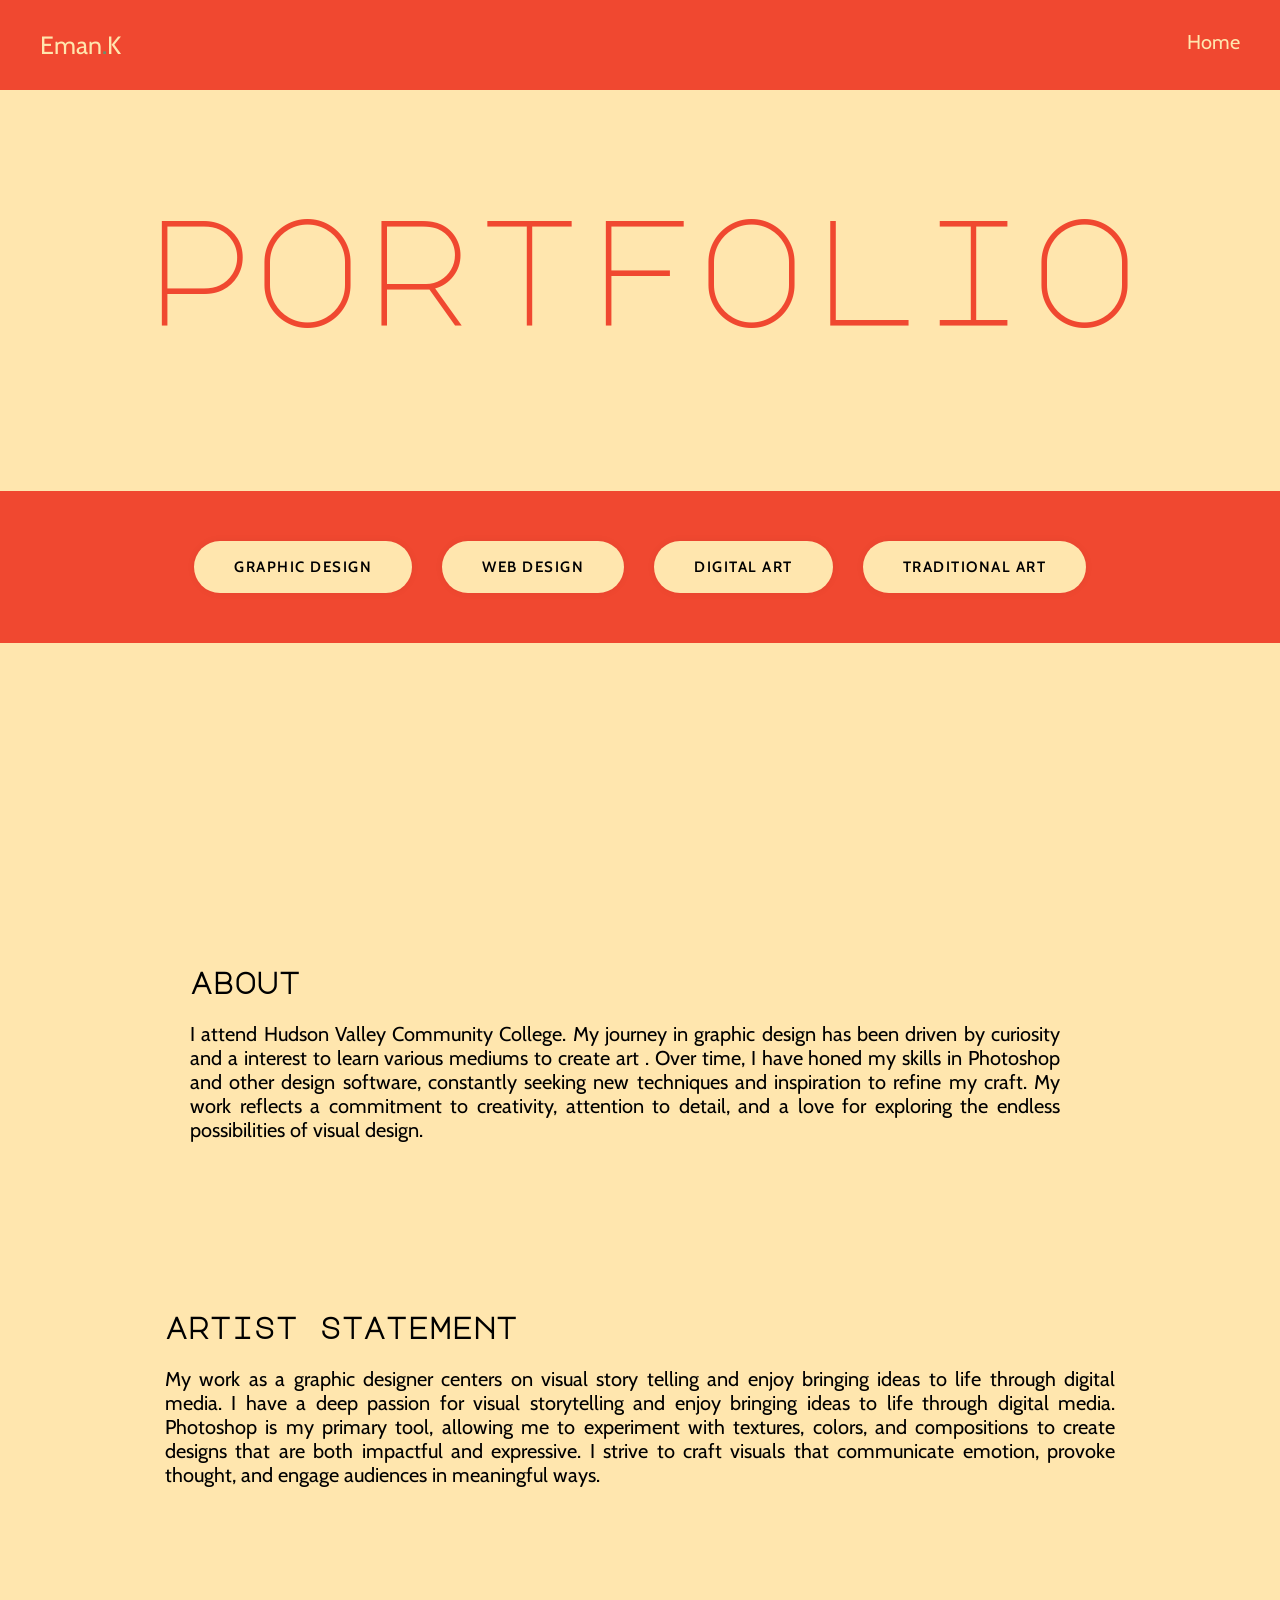
<file: index.html>
<!doctype html>
<html>
<head>
<meta charset="UTF-8">
<title>Home</title>
	
	
	<style>
	
		
body {
   background-color:#FFE6AE;
    height: 1800px;   
	margin: 0px;
	
}		
		
	

nav{
	display:flex;
	justify-content:space-between;
	font-size: 20px;
	gap:10px;
			
		
		}
		
		nav a{
			padding: 10px;
					  font-family: "Cabin", sans-serif;
  font-optical-sizing: auto;
  font-weight: 400;
  font-style: normal;
  font-variation-settings:
    "wdth" 100;
		}
		
				header {
  position: sticky;
  top: 0;
 
  background: #f04830;
		
			overflow: auto;
			padding: 30px;
					
					
}
main{
	display:flex;
	justify-content:center;
	gap:30px;
	margin-top:500px;
}

button {
  padding: 17px 40px;
  border-radius: 50px;
  cursor: pointer;
  border: 0;
  background-color:#FFE6AE;
  box-shadow: rgb(0 0 0 / 5%) 0 0 8px;
  letter-spacing: 1.5px;
  text-transform: uppercase;
  font-size: 15px;
  transition: all 0.5s ease;
	  font-family: "Cabin", sans-serif;
  font-optical-sizing: auto;
  font-weight: 600;
  font-style: normal;
  font-variation-settings:
    "wdth" 100;
}
button:hover {
  letter-spacing: 3px;
  background-color: #67926E;
  color: hsl(0, 0%, 100%);
  
}

button:active {
  letter-spacing: 3px;
  background-color:#67926E;
  color: hsl(0, 0%, 100%);
 
  transform: translateY(10px);
  transition: 100ms;
}

	#title{ margin-top: 50px;
			margin-left: auto;
			margin-right: auto;
			
			
		
		}
		
		h1{
			font-size: 150px;
			color: #f04830;
			margin-left: auto;
			margin-right: auto;
			text-align: center;
				 font-family: "Major Mono Display", monospace;
  font-weight: 400;
  font-style: normal;
		}
		
		h2{
			font-size: 30px; 
				 font-family: "Major Mono Display", monospace;
  font-weight: 800;
  font-style: normal;
			
			
		}	
main{
	display:flex;
	justify-content:center;
	gap:30px;
	margin-top:150px;
	background-color: #f04830;
	padding: 50px;
}

.about{
    margin-top: 300px;  
    width: 900px;
    margin-left: auto;
    margin-right: auto;
    font-size: 20px;

    display: flex;
    align-items: flex-start;
    gap: 30px;
	
}

.about-img{
  
    width: 300px;
    height: auto;
    margin-top: 50px;
}


.state{
    margin-top: 150px;
    width: 950px;
    margin-left: auto;
    margin-right: auto;
    font-size: 20px;
	text-align: justify;
	
    clear: both;
	
}
		.about-text{
			
			justify-content: center;
			text-align: justify;
		}
		
		
			
			
			
			

	a:link {
	color: #FFE6AE;
	text-decoration: none;
}
a:visited {
	text-decoration: none;
	color: #FFE6AE;
}
a:hover {
	text-decoration: none;
	color: #67926E;
}
a:active {
	text-decoration: none;
	color: #FFE6AE;
}
		.logo{font-family:'Playfair Display',serif;
			font-size: 25px;
			color: #FFE6AE;
		}
.logo span{color:#67926E}
		
		p{
			
			  font-family: "Cabin", sans-serif;
  font-optical-sizing: auto;
  font-weight: 400;
  font-style: normal;
  font-variation-settings:
    "wdth" 100;
		}
	

	</style>
		 <link rel="preconnect" href="https://fonts.googleapis.com">
<link rel="preconnect" href="https://fonts.gstatic.com" crossorigin>
<link href="https://fonts.googleapis.com/css2?family=Bitcount+Grid+Double:slnt,CRSV,ELSH@-8,1,49.8&family=Cabin:ital,wght@0,400..700;1,400..700&family=Major+Mono+Display&display=swap" rel="stylesheet">
</head>
	
	
			


<body>
<header>
<nav>
  <div class="logo"><a href="Homepage.html">
	  Eman<span>.</span>K
	  
	  </a></div>
  <div>
	  
    <a href="Homepage.html"> Home</a>

    
  </div>
</nav>
	</header>
	
	
	<div id="title">
	
	<h1> portfolio</h1>
	</div>
	
	<main>

	
		
		
<a href="Graphic Design.html"> 
<button>Graphic Design</button>
		</a>
		<a href="web design.html">
<button> Web Design</button>
	  </a>
		<a href="Digital art.html">
<button> Digital Art</button>
	  </a>
		<a href="Traditional Art.html">
<button> Traditional Art</button>
		</a>
		
		
	
	</main>
	<div class="about">

	
	        
		
					<div class="about-text">
		<h2> about</h2>
				
				<p>
					 I attend Hudson Valley Community College. My journey in graphic design has been driven by curiosity and a interest to learn various mediums to create art  . Over time, I have honed my skills in Photoshop and other design software, constantly seeking new techniques and inspiration to refine my craft. My work reflects a commitment to creativity, attention to detail, and a love for exploring the endless possibilities of visual design.

				
				</p>
		</div>
	
		
		
		<br><br>
		
		
	</div>
<div class="state">
	
  <h2> artist statement</h2>
			<p>
			My work as a graphic designer centers on visual story telling and enjoy bringing ideas to life through digital media. I have a deep passion for visual storytelling and enjoy bringing ideas to life through digital media. Photoshop is my primary tool, allowing me to experiment with textures, colors, and compositions to create designs that are both impactful and expressive. I strive to craft visuals that communicate emotion, provoke thought, and engage audiences in meaningful ways.</p>
</div>

	<footer>
	
	
	
	</footer>
		
</body>
</html>
</file>
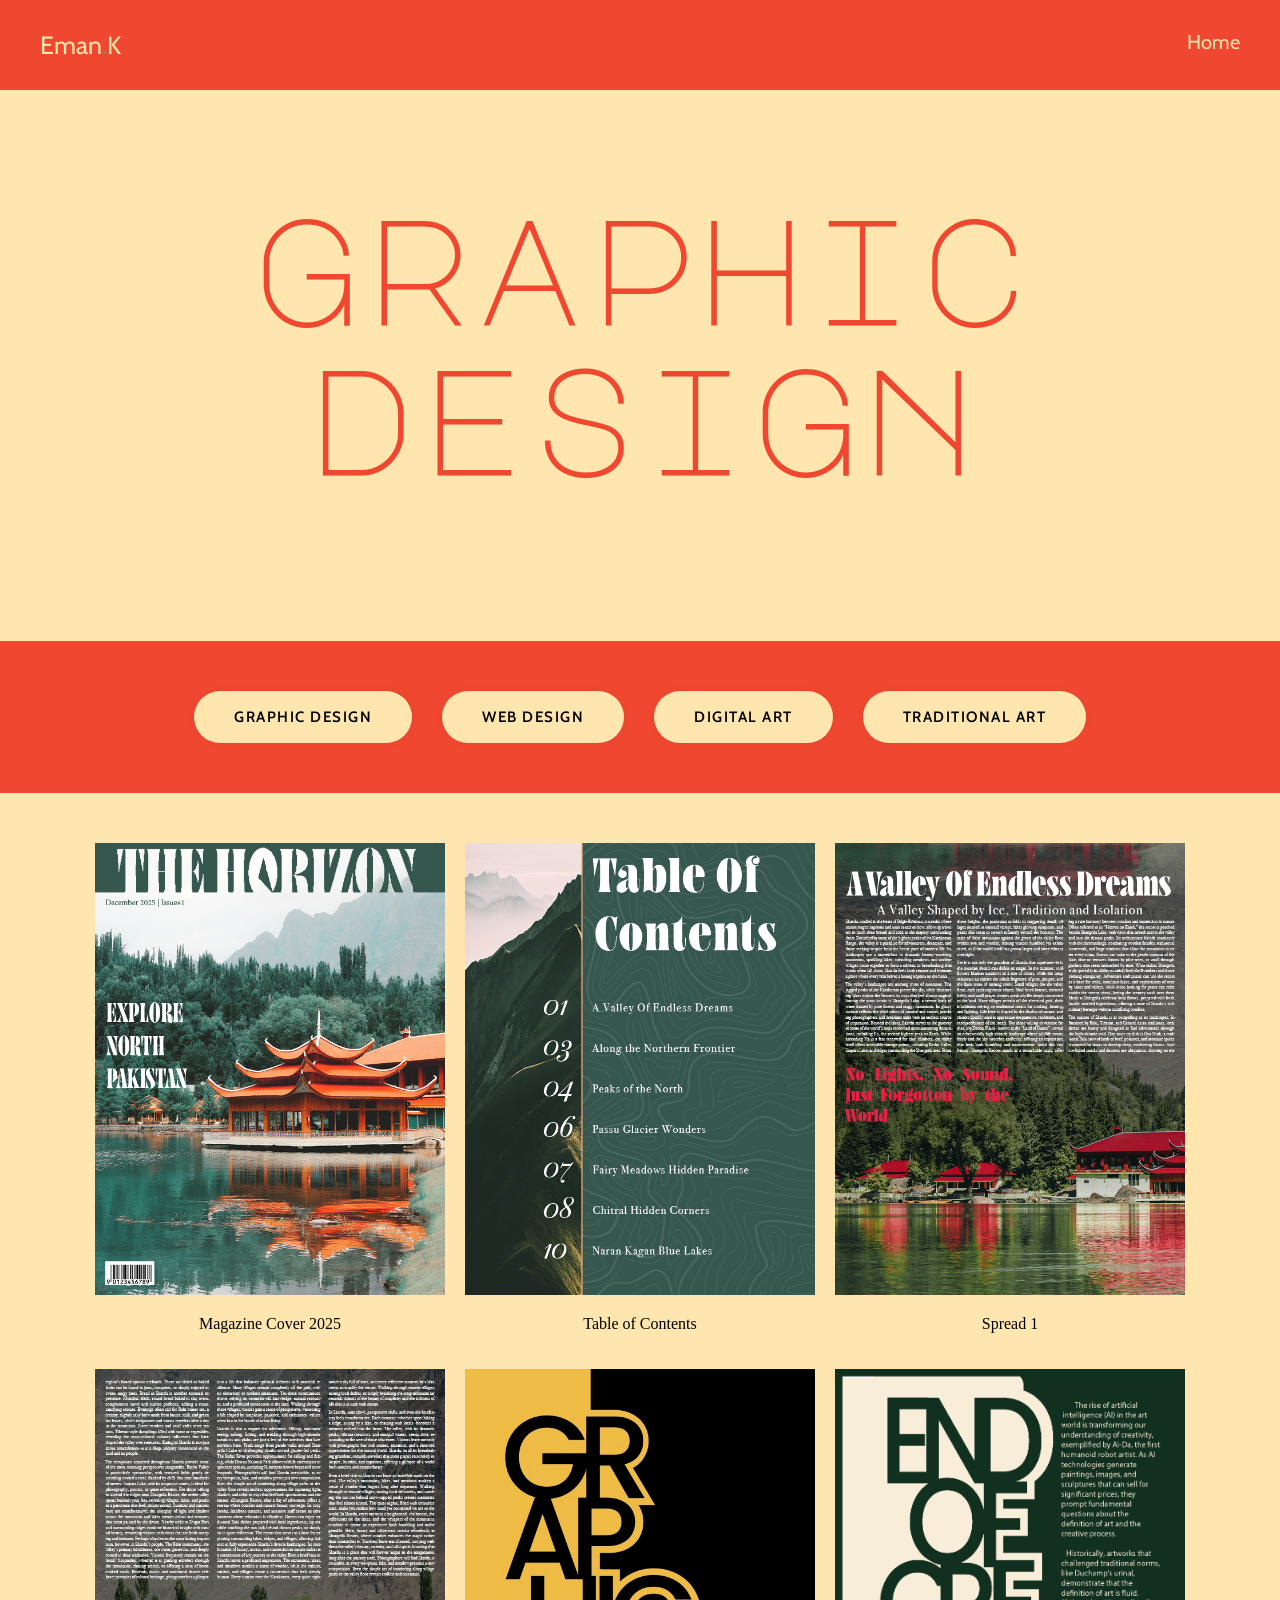
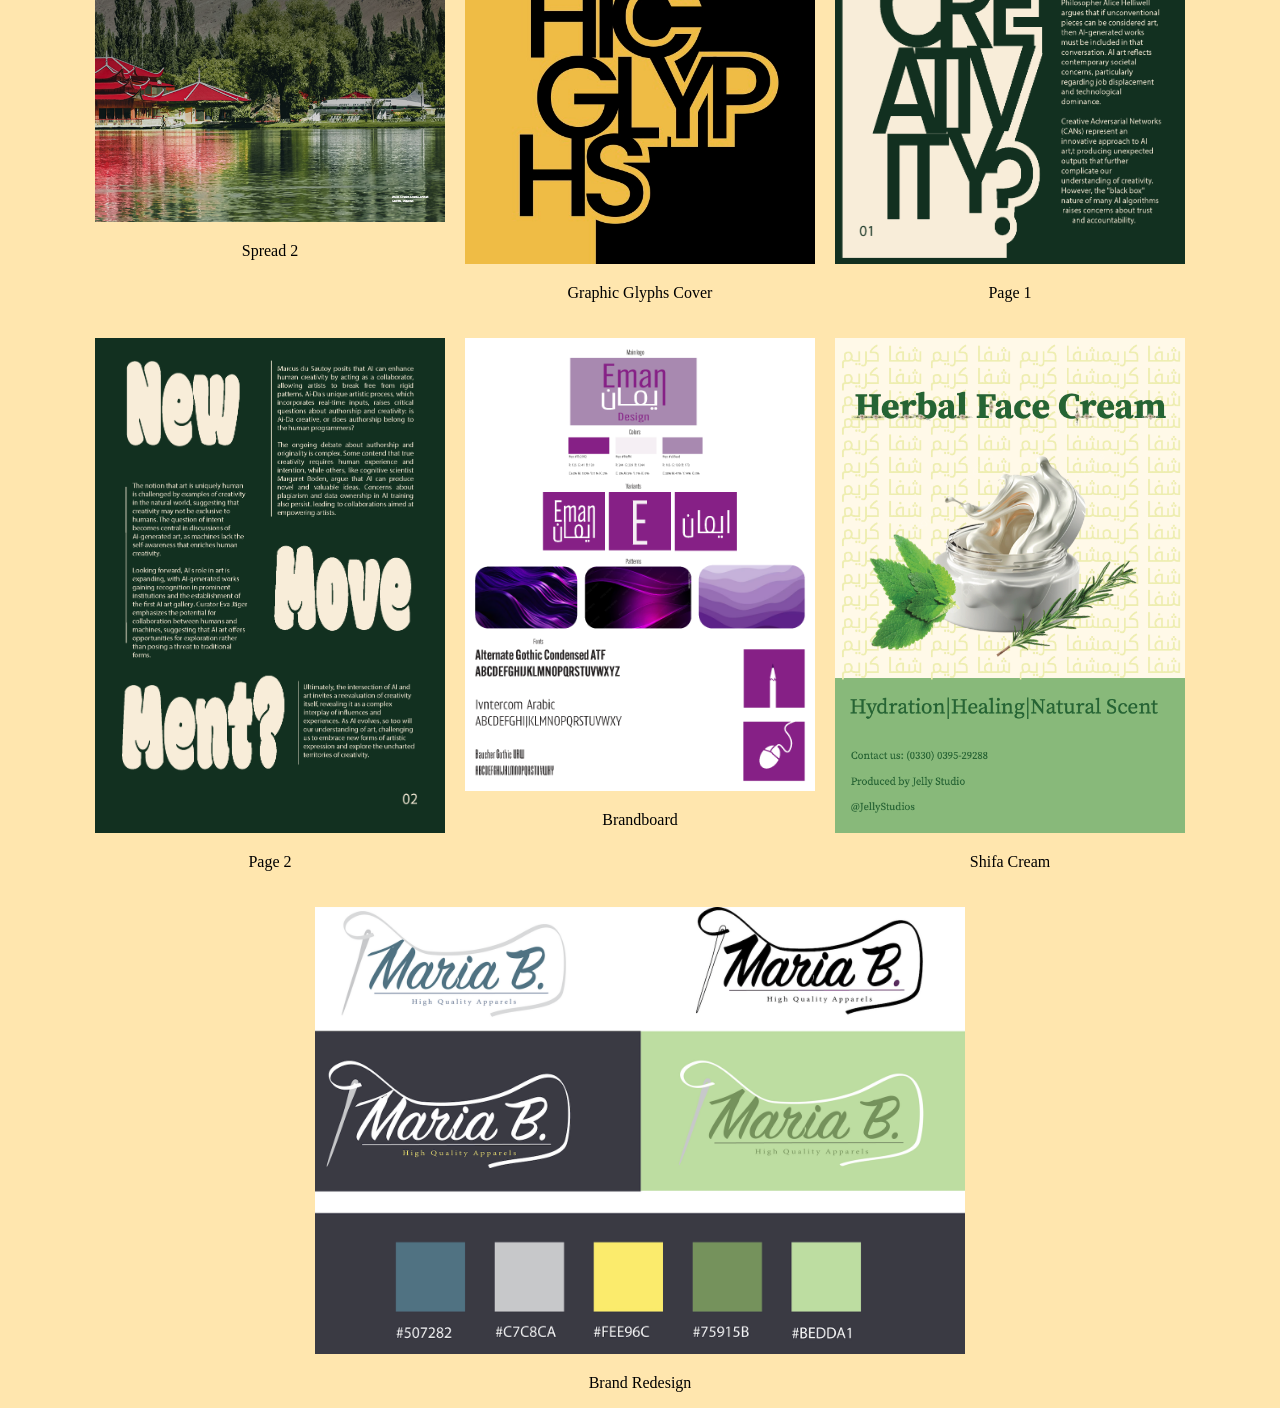
<file: Graphic Design.html>
<!doctype html>
<html>
<head>
<meta charset="UTF-8">
<title>Graphic Design</title>

<link rel="stylesheet" href="styles.css">

<link rel="preconnect" href="https://fonts.googleapis.com">
<link rel="preconnect" href="https://fonts.gstatic.com" crossorigin>
<link href="https://fonts.googleapis.com/css2?family=Bitcount+Grid+Double:slnt,CRSV,ELSH@-8,1,49.8&family=Cabin:ital,wght@0,400..700;1,400..700&family=Major+Mono+Display&display=swap" rel="stylesheet">

</head>


<body>

<header>
<nav>
<div class="logo"><a href="Homepage.html">Eman<span>.</span>K</a></div>
<div>
    <a href="Homepage.html"> Home</a>

    
</div>
</nav>
</header>

<h1>graphic design</h1>

<main>
<a href="Graphic Design.html"><button>Graphic Design</button></a>
<a href="web design.html"><button>Web Design</button></a>
<a href="Digital art.html"><button>Digital Art</button></a>
<a href="Traditional Art.html"><button>Traditional Art</button></a>
</main>

<div class="images">

<div class="pic">
<a href="#img1"><img src="emank mag final.png" width="350"></a>
<p>Magazine Cover 2025</p>
</div>

<div class="pic">
<a href="#img2"><img src="emank mag final2.png" width="350"></a>
<p>Table of Contents</p>
</div>

<div class="pic">
<a href="#img3"><img src="emank mag final3.png" width="350"></a>
<p>Spread 1</p>
</div>

<div class="pic">
<a href="#img4"><img src="emank mag final4.png" width="350"></a>
<p>Spread 2</p>
</div>

<div class="pic">
<a href="#img5"><img src="Graphic Glyphs Cover.jpg" width="350"></a>
<p>Graphic Glyphs Cover</p>
</div>

<div class="pic">
<a href="#img6"><img src="pg1.png" width="350"></a>
<p>Page 1</p>
</div>

<div class="pic">
<a href="#img7"><img src="pg2.png" width="350"></a>
<p>Page 2</p>
</div>

<div class="pic">
<a href="#img8"><img src="brandboard emank.png" width="350"></a>
<p>Brandboard</p>
</div>

<div class="pic">
<a href="#img9"><img src="shifa.png" width="350"></a>
<p>Shifa Cream</p>
</div>

<div class="pic">
<a href="#img10"><img src="Mariab.png" width="650"></a>
<p>Brand Redesign</p>
</div>

</div>

<!-- LIGHTBOXES -->

<div id="img1" class="lightbox-target">
<a href="#" class="lightbox-close">×</a>
<a href="#img2" class="next">›</a>
<img src="emank mag final.png">
</div>

<div id="img2" class="lightbox-target">
<a href="#" class="lightbox-close">×</a>
<a href="#img3" class="next">›</a>
<img src="emank mag final2.png">
</div>

<div id="img3" class="lightbox-target">
<a href="#" class="lightbox-close">×</a>
<a href="#img4" class="next">›</a>
<img src="emank mag final3.png">
</div>

<div id="img4" class="lightbox-target">
<a href="#" class="lightbox-close">×</a>
<a href="#img5" class="next">›</a>
<img src="emank mag final4.png">
</div>

<div id="img5" class="lightbox-target">
<a href="#" class="lightbox-close">×</a>
<a href="#img6" class="next">›</a>
<img src="Graphic Glyphs Cover.jpg">
</div>

<div id="img6" class="lightbox-target">
<a href="#" class="lightbox-close">×</a>
<a href="#img7" class="next">›</a>
<img src="pg1.png">
</div>

<div id="img7" class="lightbox-target">
<a href="#" class="lightbox-close">×</a>
<a href="#img8" class="next">›</a>
<img src="pg2.png">
</div>

<div id="img8" class="lightbox-target">
<a href="#" class="lightbox-close">×</a>
<a href="#img9" class="next">›</a>
<img src="brandboard emank.png">
</div>

<div id="img9" class="lightbox-target">
<a href="#" class="lightbox-close">×</a>
<a href="#img10" class="next">›</a>
<img src="shifa.png">
</div>

<div id="img10" class="lightbox-target">
<a href="#" class="lightbox-close">×</a>
<a href="#img1" class="next">›</a>
<img src="Mariab.png">
</div>

</body>
</html>
</file>
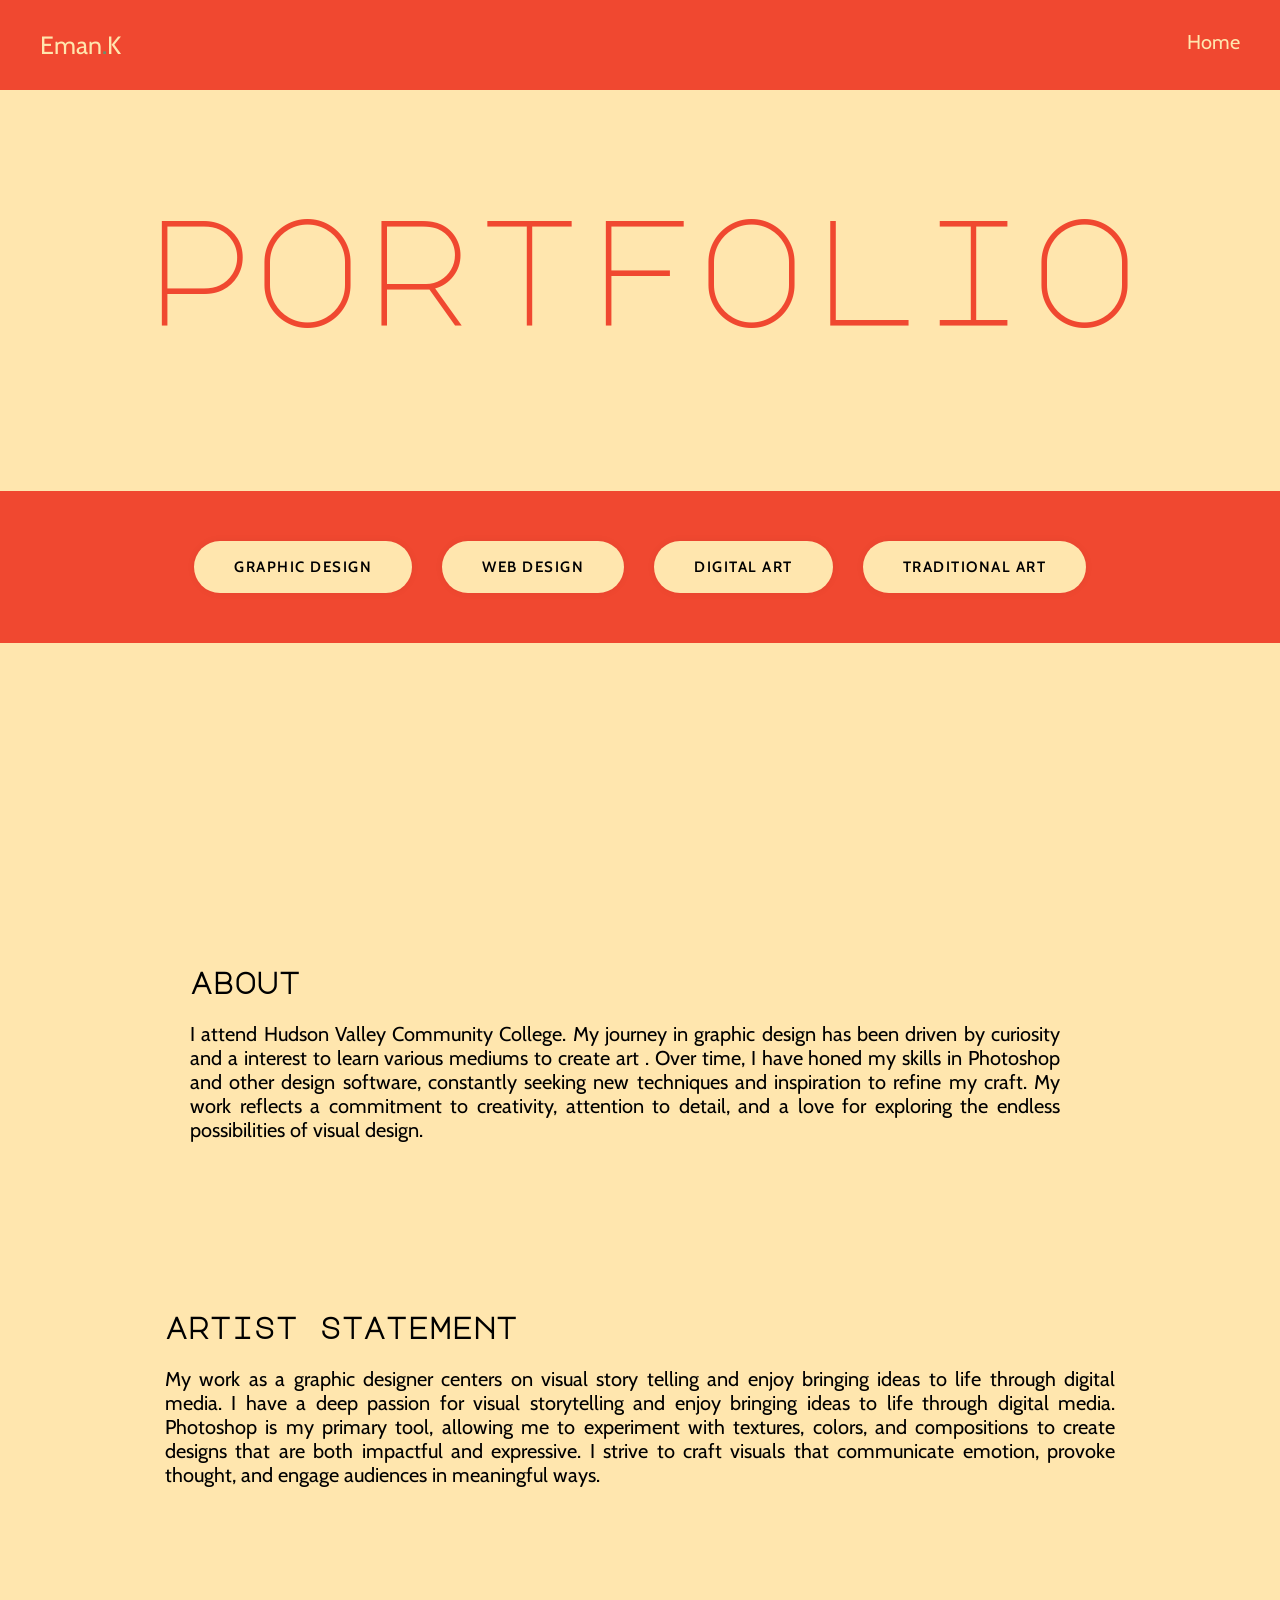
<file: Homepage.html>
<!doctype html>
<html>
<head>
<meta charset="UTF-8">
<title>Home</title>
	
	
	<style>
	
		
body {
   background-color:#FFE6AE;
    height: 1800px;   
	margin: 0px;
	
}		
		
	

nav{
	display:flex;
	justify-content:space-between;
	font-size: 20px;
	gap:10px;
			
		
		}
		
		nav a{
			padding: 10px;
					  font-family: "Cabin", sans-serif;
  font-optical-sizing: auto;
  font-weight: 400;
  font-style: normal;
  font-variation-settings:
    "wdth" 100;
		}
		
				header {
  position: sticky;
  top: 0;
 
  background: #f04830;
		
			overflow: auto;
			padding: 30px;
					
					
}
main{
	display:flex;
	justify-content:center;
	gap:30px;
	margin-top:500px;
}

button {
  padding: 17px 40px;
  border-radius: 50px;
  cursor: pointer;
  border: 0;
  background-color:#FFE6AE;
  box-shadow: rgb(0 0 0 / 5%) 0 0 8px;
  letter-spacing: 1.5px;
  text-transform: uppercase;
  font-size: 15px;
  transition: all 0.5s ease;
	  font-family: "Cabin", sans-serif;
  font-optical-sizing: auto;
  font-weight: 600;
  font-style: normal;
  font-variation-settings:
    "wdth" 100;
}
button:hover {
  letter-spacing: 3px;
  background-color: #67926E;
  color: hsl(0, 0%, 100%);
  
}

button:active {
  letter-spacing: 3px;
  background-color:#67926E;
  color: hsl(0, 0%, 100%);
 
  transform: translateY(10px);
  transition: 100ms;
}

	#title{ margin-top: 50px;
			margin-left: auto;
			margin-right: auto;
			
			
		
		}
		
		h1{
			font-size: 150px;
			color: #f04830;
			margin-left: auto;
			margin-right: auto;
			text-align: center;
				 font-family: "Major Mono Display", monospace;
  font-weight: 400;
  font-style: normal;
		}
		
		h2{
			font-size: 30px; 
				 font-family: "Major Mono Display", monospace;
  font-weight: 800;
  font-style: normal;
			
			
		}	
main{
	display:flex;
	justify-content:center;
	gap:30px;
	margin-top:150px;
	background-color: #f04830;
	padding: 50px;
}

.about{
    margin-top: 300px;  
    width: 900px;
    margin-left: auto;
    margin-right: auto;
    font-size: 20px;

    display: flex;
    align-items: flex-start;
    gap: 30px;
	
}

.about-img{
  
    width: 300px;
    height: auto;
    margin-top: 50px;
}


.state{
    margin-top: 150px;
    width: 950px;
    margin-left: auto;
    margin-right: auto;
    font-size: 20px;
	text-align: justify;
	
    clear: both;
	
}
		.about-text{
			
			justify-content: center;
			text-align: justify;
		}
		
		
			
			
			
			

	a:link {
	color: #FFE6AE;
	text-decoration: none;
}
a:visited {
	text-decoration: none;
	color: #FFE6AE;
}
a:hover {
	text-decoration: none;
	color: #67926E;
}
a:active {
	text-decoration: none;
	color: #FFE6AE;
}
		.logo{font-family:'Playfair Display',serif;
			font-size: 25px;
			color: #FFE6AE;
		}
.logo span{color:#67926E}
		
		p{
			
			  font-family: "Cabin", sans-serif;
  font-optical-sizing: auto;
  font-weight: 400;
  font-style: normal;
  font-variation-settings:
    "wdth" 100;
		}
	

	</style>
		 <link rel="preconnect" href="https://fonts.googleapis.com">
<link rel="preconnect" href="https://fonts.gstatic.com" crossorigin>
<link href="https://fonts.googleapis.com/css2?family=Bitcount+Grid+Double:slnt,CRSV,ELSH@-8,1,49.8&family=Cabin:ital,wght@0,400..700;1,400..700&family=Major+Mono+Display&display=swap" rel="stylesheet">
</head>
	
	
			


<body>
<header>
<nav>
  <div class="logo"><a href="Homepage.html">
	  Eman<span>.</span>K
	  
	  </a></div>
  <div>
	  
    <a href="Homepage.html"> Home</a>

    
  </div>
</nav>
	</header>
	
	
	<div id="title">
	
	<h1> portfolio</h1>
	</div>
	
	<main>

	
		
		
<a href="Graphic Design.html"> 
<button>Graphic Design</button>
		</a>
		<a href="web design.html">
<button> Web Design</button>
	  </a>
		<a href="Digital art.html">
<button> Digital Art</button>
	  </a>
		<a href="Traditional Art.html">
<button> Traditional Art</button>
		</a>
		
		
	
	</main>
	<div class="about">

	
	        
		
		
		
					<div class="about-text">
		<h2> about</h2>
				
				<p>
					 I attend Hudson Valley Community College. My journey in graphic design has been driven by curiosity and a interest to learn various mediums to create art  . Over time, I have honed my skills in Photoshop and other design software, constantly seeking new techniques and inspiration to refine my craft. My work reflects a commitment to creativity, attention to detail, and a love for exploring the endless possibilities of visual design.

				
				</p>
		</div>
	
		
		
		<br><br>
		
		
	</div>
<div class="state">
	
  <h2> artist statement</h2>
			<p>
			My work as a graphic designer centers on visual story telling and enjoy bringing ideas to life through digital media. I have a deep passion for visual storytelling and enjoy bringing ideas to life through digital media. Photoshop is my primary tool, allowing me to experiment with textures, colors, and compositions to create designs that are both impactful and expressive. I strive to craft visuals that communicate emotion, provoke thought, and engage audiences in meaningful ways.</p>
</div>

	<footer>
	
	
	
	</footer>
		
</body>
</html>
</file>
<file: styles.css>
body {
 background-color:#FFE6AE;
    height: 1800px;   
	margin: 0px;
}		
		
	

nav{
	display:flex;
	justify-content:space-between;
	font-size: 20px;
	
		
		
		}
			nav a{
			padding: 10px;
						  font-family: "Cabin", sans-serif;
  font-optical-sizing: auto;
  font-weight: 400;
  font-style: normal;
  font-variation-settings:
    "wdth" 100;
		}
		
		
		
				header {
  position: sticky;
  top: 0;
 
  background: #f04830;
		
			overflow: auto;
			padding: 30px;
					
					
}
main{
	display:flex;
	justify-content:center;
	gap:30px;
	margin-top:150px;
	background-color: #f04830;
	padding: 50px;
}

button {
  padding: 17px 40px;
  border-radius: 50px;
  cursor: pointer;
  border: 0;
  background-color:#FFE6AE;
  box-shadow: rgb(0 0 0 / 5%) 0 0 8px;
  letter-spacing: 1.5px;
  text-transform: uppercase;
  font-size: 15px;
  transition: all 0.5s ease;
	  font-family: "Cabin", sans-serif;
  font-optical-sizing: auto;
  font-weight: 600;
  font-style: normal;
  font-variation-settings:
    "wdth" 100;
	
}
button:hover {
  letter-spacing: 3px;
  background-color: #67926E;
  color: hsl(0, 0%, 100%);
  
}

button:active {
  letter-spacing: 3px;
  background-color:#67926E;
  color: hsl(0, 0%, 100%);
 
  transform: translateY(10px);
  transition: 100ms;
}


		h2{
			font-size: 30px; 
			
			
			
		}	

.about{
    margin-top: 300px;  
    width: 900px;
    margin-left: auto;
    margin-right: auto;
    font-size: 20px;

    display: flex;
    align-items: flex-start;
    gap: 30px;
	
}

.about-img{
  
    width: 300px;
    height: auto;
    margin-top: 50px;
}


.state{
    margin-top: 150px;
    width: 950px;
    margin-left: auto;
    margin-right: auto;
    font-size: 20px;
	text-align: justify;
	
    clear: both;
	
}
		.about-text{
			
			justify-content: center;
			text-align: justify;
		}
		
		#title{ margin-top: 50px;
			margin-left: auto;
			margin-right: auto;
			
			
		
		}
		
		h1{
			font-size: 150px;
			color: #f04830;
			margin-left: auto;
			margin-right: auto;
			text-align: center;
		 font-family: "Major Mono Display", monospace;
  font-weight: 400;
  font-style: normal;
		}
		
	

	a:link {
	color: #FFE6AE;
	text-decoration: none;
}
a:visited {
	text-decoration: none;
	color: #FFE6AE;
}
a:hover {
	text-decoration: none;
	color: #67926E;
}
a:active {
	text-decoration: none;
	color: #FFE6AE;
}
				.logo{font-family:'Playfair Display',serif;
			font-size: 25px;
			color: #FFE6AE;
		}
.logo span{color:#67926E
		}
.images {
	display: flex;
	justify-content: center;
	gap: 20px;
	flex-wrap: wrap;
	margin-top: 50px;
}

.pic {
	text-align: center;
}

.pic img {
	cursor: pointer;
	transition: 0.3s;
}

.pic img:hover {
	transform: scale(1.03);
}

/* ================= LIGHTBOX ================= */

.lightbox-target {
	position: fixed;
	top: 0;
	left: 0;
	width: 100%;
	height: 100%;
	background: rgba(0,0,0,0.88);
	display: none;
	justify-content: center;
	align-items: center;
	z-index: 999;
}

.lightbox-target:target {
	display: flex;
}

.lightbox-target img {
	max-width: 90%;
	max-height: 90vh;
	box-shadow: 0 0 20px rgba(0,0,0,0.5);
}

/* CLOSE BUTTON */

.lightbox-close {
	position: absolute;
	top: 20px;
	right: 30px;
	font-size: 40px;
	color: white;
	text-decoration: none;
}

/* NEXT BUTTON */

.next {
	position: absolute;
	right: 30px;
	top: 50%;
	transform: translateY(-50%);
	font-size: 70px;
	color: white;
	text-decoration: none;
	padding: 10px;
	transition: 0.2s;
}

.next:hover {
	color: #67926E;
	transform: translateY(-50%) scale(1.2);
}
</file>
